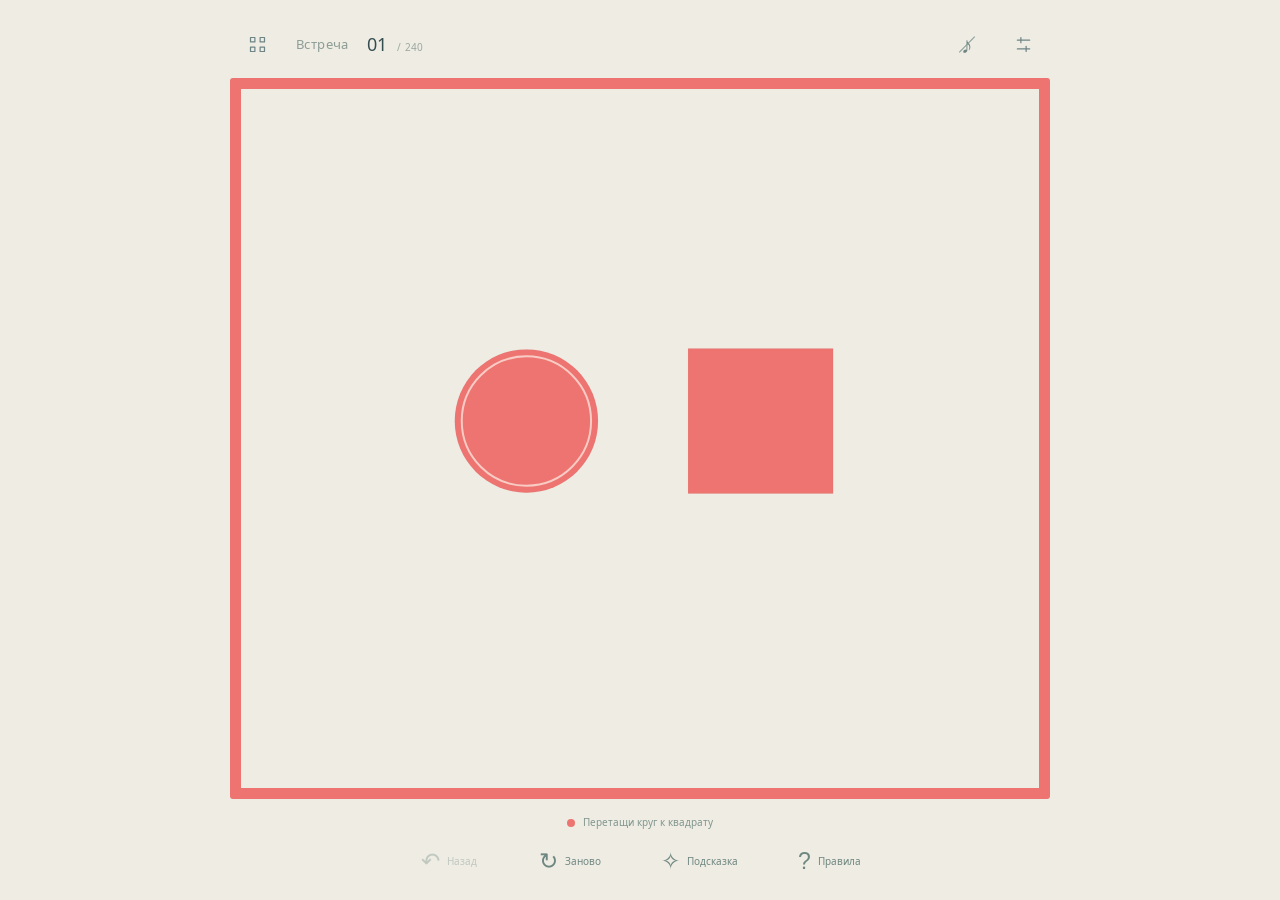
<file: index.html>
<!doctype html><html lang="ru"><head><meta charset="utf-8"><meta name="viewport" content="width=device-width, initial-scale=1, viewport-fit=cover"><meta name="theme-color" content="#eeece3"><meta name="description" content="Цветовой дзен — медитативная головоломка с механикой Color Zen. Соединяй цвета, раскрывай вложенные фигуры и заполни поле цветом рамки."><title>Цветовой дзен — цвет и форма</title><link rel="stylesheet" href="zen/zen.css"><script defer src="zen/core.js"></script><script defer src="zen/patterns.js"></script><script defer src="zen/levels.js"></script><script defer src="zen/audio.js"></script><script defer src="zen/app.js"></script></head><body>
<main class="zen-app"><header class="zen-header"><button class="icon-button" id="levels-open" aria-label="Выбрать уровень"><svg viewBox="0 0 24 24" aria-hidden="true"><path d="M4 4h5v5H4zM15 4h5v5h-5zM4 15h5v5H4zM15 15h5v5h-5z"/></svg></button><div class="level-heading"><span id="chapter-name">Встреча</span><button id="level-heading" aria-label="Текущий уровень, открыть выбор">01 <span>/ 240</span></button></div><button class="icon-button sound-button" id="sound-toggle" aria-label="Включить музыку" aria-pressed="false">♪</button><button class="icon-button" id="settings-open" aria-label="Настройки"><svg viewBox="0 0 24 24" aria-hidden="true"><path d="M5 7h14M5 17h14M9 4v6M15 14v6"/></svg></button></header>
<section class="board-host" id="board-host" aria-label="Игровое поле"><div class="wash-layer" id="wash-layer" aria-hidden="true"></div><svg class="game-svg" id="game-svg" viewBox="0 0 600 800" aria-label="Фигуры головоломки"><g id="mirror-guide" aria-hidden="true"></g><g id="math-guide" aria-hidden="true"></g><g id="pieces"></g><g id="hint-layer" aria-hidden="true"></g></svg><div id="pattern-caption" class="pattern-caption" hidden><span id="pattern-name"></span><small>МАТЕМАТИЧЕСКИЕ УЗОРЫ</small></div><div class="win-overlay" id="win-overlay" hidden><span class="win-flower" aria-hidden="true">✳</span><p>ВСЁ НА СВОЁМ МЕСТЕ</p><h1>Цвет обрёл тишину.</h1><button class="next-button" id="next-level">Дальше <span>→</span></button><button class="win-repeat" id="win-repeat">Ещё раз</button></div></section>
<footer class="zen-footer"><div class="level-caption"><span class="goal-dot" id="goal-dot" aria-hidden="true"></span><p id="instruction" role="status">Последний цвет — цвет рамки</p></div><div class="play-controls"><button id="undo" aria-label="Отменить ход"><span aria-hidden="true">↶</span><small>Назад</small></button><button id="restart"><span aria-hidden="true">↻</span><small>Заново</small></button><button id="hint"><span aria-hidden="true">✧</span><small>Подсказка</small></button><button id="help-open" aria-label="Правила"><span aria-hidden="true">?</span><small>Правила</small></button></div></footer></main>
<dialog id="levels-dialog" class="sheet levels-sheet"><button class="close-button" data-close aria-label="Закрыть">×</button><p class="eyebrow">МАЛЕНЬКИЕ ОТКРЫТИЯ</p><h2>Цвет и форма</h2><nav class="chapter-tabs" id="chapter-tabs" aria-label="Главы"></nav><p class="chapter-description" id="chapter-description"></p><div class="level-grid" id="level-grid"></div></dialog>
<dialog id="settings-dialog" class="sheet"><button class="close-button" data-close aria-label="Закрыть">×</button><p class="eyebrow">ТВОЙ РИТМ</p><h2>Цветовой дзен</h2><label class="setting-line"><span>Музыка и звуки</span><button id="music-setting" class="switch" aria-pressed="false">Выключены</button></label><p class="setting-description">Мягкий синтезированный фон и звуки соединений. Музыка создаётся на устройстве.</p><label class="setting-line" for="volume"><span>Громкость</span><input type="range" id="volume" min="0" max="100" value="35"></label><button class="settings-update" id="app-update" hidden>Доступна новая версия · обновить игру</button><p class="setting-description">Прогресс сохраняется в этом браузере. После первой загрузки игра работает без сети.</p><div class="other-games"><a href="coloring/">Раскраска «Тихий цвет» ↗</a><a href="water-sort/">Головоломка «Тихая вода» ↗</a></div><a class="reference-link" href="https://www.nintendo.com/us/store/products/color-zen-switch/" target="_blank" rel="noopener">Вдохновлено Color Zen · собственные уровни и звук</a></dialog>
<dialog id="help-dialog" class="sheet"><button class="close-button" data-close aria-label="Закрыть">×</button><p class="eyebrow">БЕЗ ОЧКОВ. БЕЗ СПЕШКИ.</p><h2>Оставь один цвет.</h2><div class="help-row"><span class="help-symbol" style="--c:#ed7470">●</span><p>Перетащи подвижную фигуру к фигуре того же цвета. Цвет разольётся по полю и поглотит открытые фигуры этого цвета.</p></div><div class="help-row"><span class="help-symbol" style="--c:#fffdf3">●</span><p>Белая подходит к любому цвету. Чёрная поглощает пару, оставляя фон прежним.</p></div><div class="help-row"><span class="help-symbol nested-symbol">◉</span><p>Вложенные фигуры защищены внешними. Сначала убери оболочку.</p></div><div class="help-row"><span class="help-symbol">◌</span><p>Двойное касание пунктирной фигуры включает защиту от заливки. На клавиатуре — S.</p></div><p class="help-goal">Убери все фигуры и закончи цветом рамки. Можно также выбрать фигуру и коснуться её пары. Отменяй и пробуй снова — сколько захочешь.</p><button class="primary-button" data-close>Понятно</button></dialog>
<div class="toast" id="toast" role="status" hidden></div>
</body></html>
</file>
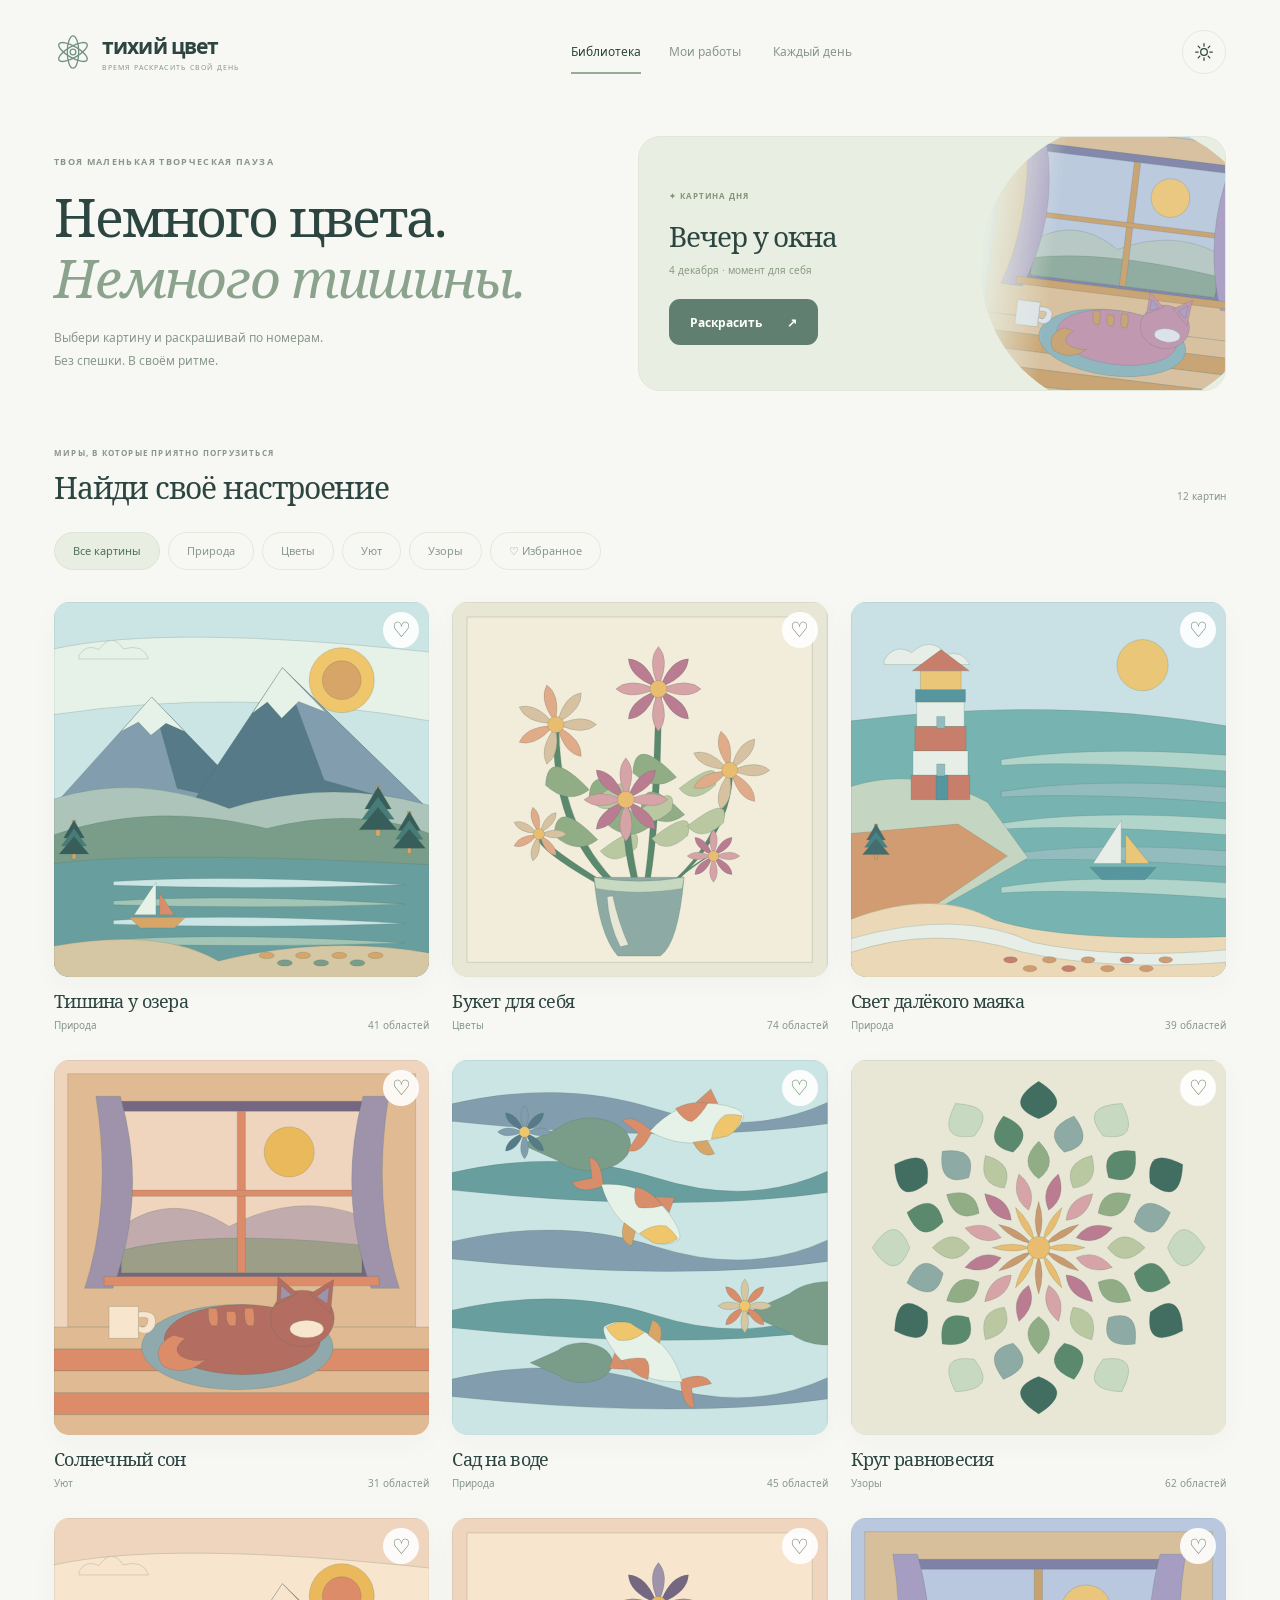
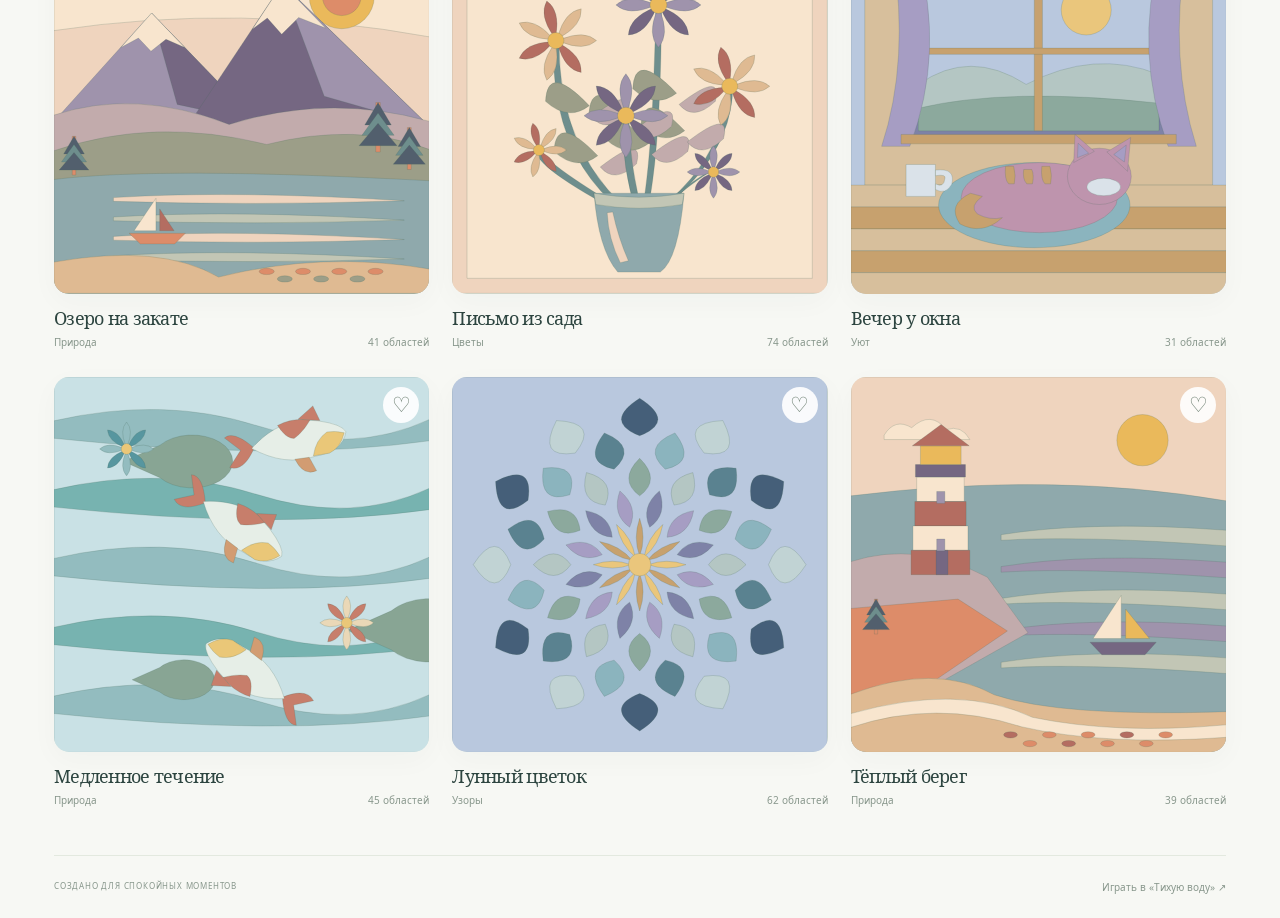
<file: coloring/index.html>
<!doctype html><html lang="ru"><head><base href="../"><meta charset="utf-8"><meta name="viewport" content="width=device-width, initial-scale=1, viewport-fit=cover"><meta name="theme-color" content="#f7f8f4"><meta name="description" content="Тихий цвет — раскраска по номерам. Собственные иллюстрации, мягкие цвета и немного времени для себя. Работает без интернета."><title>Тихий цвет — раскраска по номерам</title><link rel="stylesheet" href="coloring/color.css"><script defer src="coloring/art.js"></script><script defer src="coloring/core.js"></script><script defer src="coloring/app.js"></script></head><body>
<div id="gallery-view" class="gallery-view"><header class="site-header"><a class="wordmark" href="#" aria-label="Тихий цвет — библиотека"><svg viewBox="0 0 40 40" aria-hidden="true"><g fill="none" stroke="currentColor" stroke-width="1.4"><ellipse cx="20" cy="20" rx="6" ry="17"/><ellipse cx="20" cy="20" rx="6" ry="17" transform="rotate(60 20 20)"/><ellipse cx="20" cy="20" rx="6" ry="17" transform="rotate(120 20 20)"/><circle cx="20" cy="20" r="3"/></g></svg><span>тихий цвет<small>ВРЕМЯ РАСКРАСИТЬ СВОЙ ДЕНЬ</small></span></a><nav class="main-nav" aria-label="Разделы"><button data-tab="library" aria-pressed="true">Библиотека</button><button data-tab="works" aria-pressed="false">Мои работы <span id="work-count"></span></button><button data-tab="daily" aria-pressed="false">Каждый день</button></nav><button class="round-button" id="settings-open" aria-label="Настройки"><span data-icon="settings"></span></button></header>
<main class="library-main"><section class="welcome" id="welcome"><div class="welcome-copy"><p class="eyebrow">ТВОЯ МАЛЕНЬКАЯ ТВОРЧЕСКАЯ ПАУЗА</p><h1>Немного цвета.<br><em>Немного тишины.</em></h1><p class="welcome-description">Выбери картину и раскрашивай по номерам.<br>Без спешки. В своём ритме.</p></div><div class="daily-card" id="daily-card"><div class="daily-copy"><span class="daily-badge">✦ КАРТИНА ДНЯ</span><h2 id="daily-title"></h2><p id="daily-date"></p><button class="button primary" id="daily-open">Раскрасить <span aria-hidden="true">↗</span></button></div><div class="daily-preview" id="daily-preview" aria-hidden="true"></div></div></section>
<section class="collection-section" aria-labelledby="collection-title"><div class="collection-heading"><div><p class="eyebrow" id="collection-eyebrow">МИРЫ, В КОТОРЫЕ ПРИЯТНО ПОГРУЗИТЬСЯ</p><h2 id="collection-title">Найди своё настроение</h2></div><span class="collection-count" id="collection-count"></span></div><div class="category-tabs" id="category-tabs" role="group" aria-label="Категории"><button data-category="Все" aria-pressed="true">Все картины</button><button data-category="Природа" aria-pressed="false">Природа</button><button data-category="Цветы" aria-pressed="false">Цветы</button><button data-category="Уют" aria-pressed="false">Уют</button><button data-category="Узоры" aria-pressed="false">Узоры</button><button data-category="Избранное" aria-pressed="false">♡ Избранное</button></div><div class="art-grid" id="art-grid"></div><div class="empty-state" id="empty-state" hidden><span aria-hidden="true">✧</span><h3>Здесь начнётся твоя коллекция</h3><p>Открой картину и добавь первый цвет.<br>Мы сохраним каждый штрих.</p><button class="button primary" id="empty-library">Выбрать картину</button></div></section><footer class="site-footer"><span>СОЗДАНО ДЛЯ СПОКОЙНЫХ МОМЕНТОВ</span><a href="water-sort/">Играть в «Тихую воду» ↗</a></footer></main></div>
<section class="editor-view" id="editor-view" hidden aria-label="Раскрашивание"><header class="editor-header"><button class="round-button" id="editor-back" aria-label="Вернуться в библиотеку"><span data-icon="back"></span></button><div class="editor-title"><h1 id="art-title"></h1><p><span id="painted-count">0</span> из <span id="region-count">0</span> областей</p></div><div class="editor-progress" id="editor-percent">0%</div><button class="round-button" id="editor-more" aria-label="Действия с картиной"><span data-icon="more"></span></button></header><div class="editor-track" aria-hidden="true"><div id="editor-fill"></div></div><div class="painting-stage" id="painting-stage"><div class="canvas-window" id="canvas-window"><div class="art-surface" id="art-surface"></div></div><div class="zoom-controls" aria-label="Масштаб"><button id="zoom-out" aria-label="Уменьшить">−</button><button id="zoom-reset" aria-label="Показать картину целиком">100%</button><button id="zoom-in" aria-label="Приблизить">+</button></div></div><div class="paint-bottom"><div class="paint-instruction"><p id="paint-instruction" role="status">Выбери цвет и коснись области с тем же номером</p><button id="hint-button" class="hint-button"><span data-icon="hint"></span> Подсказка</button></div><div class="palette" id="palette" aria-label="Палитра цветов"></div><p class="gesture-note">Два пальца — приблизить · один — передвинуть</p></div></section>
<dialog id="settings-dialog" class="sheet"><button class="round-button dialog-close" data-close aria-label="Закрыть"><span data-icon="close"></span></button><p class="eyebrow">УСТРОЙСЯ ПОУДОБНЕЕ</p><h2>Твоё пространство</h2><label class="setting-row">Оформление<select id="theme-select"><option value="system">Как на устройстве</option><option value="light">Светлое</option><option value="dark">Тёмное</option></select></label><p class="setting-note">Рисунки и прогресс сохраняются в этом браузере. После первой загрузки можно раскрашивать без интернета.</p><button class="button secondary" id="how-open">Как раскрашивать</button><button class="button secondary" id="app-update" hidden>Установить новую версию</button><a class="text-link" href="water-sort/">Перейти к игре «Тихая вода» ↗</a></dialog>
<dialog id="help-dialog" class="sheet"><button class="round-button dialog-close" data-close aria-label="Закрыть"><span data-icon="close"></span></button><p class="eyebrow">ВСЁ ПРОСТО</p><h2>Цвет за цветом</h2><ol class="help-steps"><li>Выбери номер на палитре. Подходящие области будут подсвечены.</li><li>Коснись области с этим номером, чтобы добавить цвет.</li><li>Приближай двумя пальцами и двигай картину одним.</li><li>Если область потерялась, подсказка покажет её.</li></ol><button class="button primary" data-close>Попробовать</button></dialog>
<dialog id="art-actions" class="sheet"><button class="round-button dialog-close" data-close aria-label="Закрыть"><span data-icon="close"></span></button><p class="eyebrow">ТВОЯ КАРТИНА</p><h2 id="actions-title"></h2><button class="button secondary" id="export-button">Сохранить рисунок PNG</button><button class="button secondary" id="reset-open">Начать заново</button><button class="button secondary" data-close>Продолжить раскрашивать</button></dialog>
<dialog id="reset-dialog" class="sheet"><p class="eyebrow">НОВЫЙ ЧИСТЫЙ ЛИСТ</p><h2>Раскрасить заново?</h2><p class="setting-note">Текущий прогресс этой картины будет удалён.</p><button class="button primary" id="reset-confirm">Начать с чистого листа</button><button class="button secondary" data-close>Продолжить текущую</button></dialog>
<dialog id="complete-dialog" class="sheet complete-sheet"><div class="complete-art" id="complete-art" aria-hidden="true"></div><p class="eyebrow">КАЖДЫЙ ЦВЕТ НА СВОЁМ МЕСТЕ</p><h2>Это сделано тобой.</h2><p id="complete-caption"></p><button class="button primary" id="complete-export">Сохранить рисунок</button><button class="button secondary" id="complete-gallery">Выбрать новую картину →</button><button class="text-button" data-close>Ещё немного полюбоваться</button></dialog><div class="toast" id="toast" role="status" hidden></div>
</body></html>
</file>
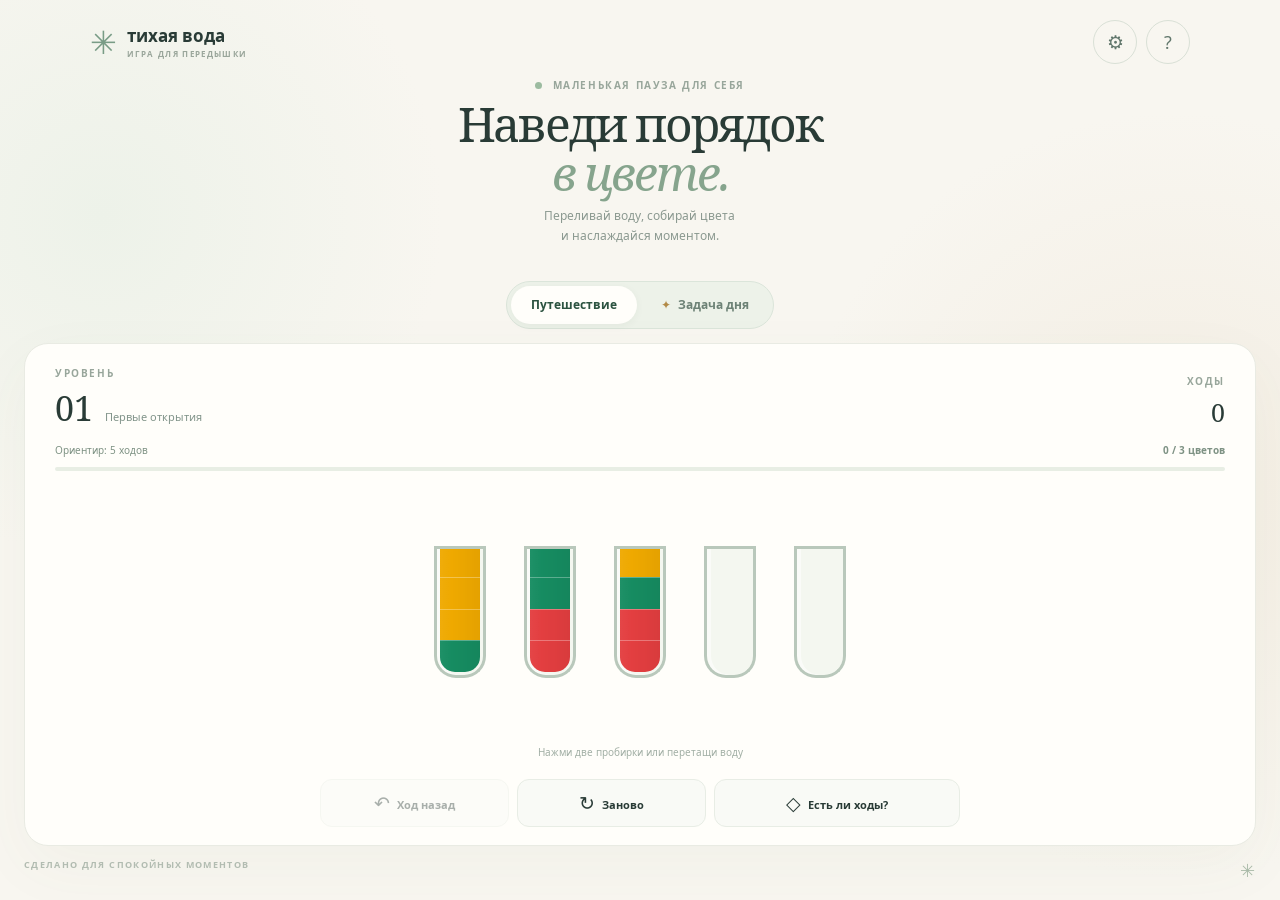
<file: water-sort/index.html>
<!doctype html>
<html lang="ru">
<head>
<base href="../">
<meta charset="utf-8"><meta name="viewport" content="width=device-width, initial-scale=1, viewport-fit=cover"><meta name="theme-color" content="#f8f6f0"><meta name="description" content="Небольшая игра на спокойствие и логику. Разложите цвета по пробиркам."><title>Тихая вода — игра-головоломка</title><link rel="stylesheet" href="style.css"><script defer src="levels.js"></script><script defer src="puzzle.js"></script><script defer src="pour-animation.js"></script><script defer src="victory.js"></script><script defer src="game.js"></script>
</head>
<body>
<main class="app">
<header class="top"><a class="brand" href="."><span class="brand-icon">✳</span><span>тихая вода<small>ИГРА ДЛЯ ПЕРЕДЫШКИ</small></span></a><div class="top-actions"><button class="icon-button settings-button" id="settings-open" aria-label="Настройки">⚙</button><button class="icon-button help-button" id="help-open" aria-label="Как играть">?</button></div></header>
<section class="intro"><div class="eyebrow"><span class="dot"></span> МАЛЕНЬКАЯ ПАУЗА ДЛЯ СЕБЯ</div><h1>Наведи порядок<br><em>в цвете.</em></h1><p>Переливай воду, собирай цвета<br class="desktop-break"> и наслаждайся моментом.</p></section>
<nav class="play-modes" aria-label="Режим игры"><button id="mode-journey" type="button" aria-pressed="true">Путешествие</button><button id="mode-daily" type="button" aria-pressed="false"><span aria-hidden="true">✦</span> Задача дня</button></nav>
<section class="game-card" aria-label="Игровое поле"><div class="card-top"><div><div class="overline" id="level-title">УРОВЕНЬ</div><div class="level-line"><span id="level">01</span><span class="level-label" id="chapter-name">Первые открытия</span></div></div><div class="moves"><span class="overline">ХОДЫ</span><strong id="moves">0</strong></div></div><div class="puzzle-meta"><span id="par-label"></span><span id="progress-label"></span></div><div class="collection-track" aria-hidden="true"><div id="collection-fill"></div></div><div class="board-wrap"><div class="board" id="board"></div></div><p class="hint" id="play-hint" aria-live="polite"><span>✳</span> Нажми две пробирки или перетащи воду</p><div class="controls"><button id="undo" class="control"><span aria-hidden="true">↶</span> Ход назад</button><button id="restart" class="control"><span aria-hidden="true">↻</span> Заново</button><button id="check-moves" class="control check-moves" title="Проверить, можно ли собрать уровень до конца"><span aria-hidden="true">◇</span> Есть ли ходы?</button></div></section>
<footer><span>СДЕЛАНО ДЛЯ СПОКОЙНЫХ МОМЕНТОВ</span><span>✳</span></footer>
</main>
<div class="overlay" id="settings" hidden><section class="modal settings-modal" role="dialog" aria-modal="true" aria-labelledby="settings-title"><button class="close" id="settings-close" aria-label="Закрыть настройки">×</button><p class="overline">ПОД СВОЁ НАСТРОЕНИЕ</p><h2 id="settings-title">Настройки</h2><label class="theme-picker"><span>Тема оформления</span><select id="theme-select" aria-label="Тема оформления"><option value="light">☀ Светлая</option><option value="dark">☾ Тёмная</option><option value="retro">◉ Ретро</option><option value="80s">✦ 80-е</option><option value="retrofuturism">✧ Ретрофутуризм</option><option value="hacker">⌁ Хакер</option><option value="linux">❯ Linux</option><option value="gruvbox">◈ Gruvbox</option></select></label><button class="control app-update" id="app-update" hidden>Доступна новая версия · обновить игру</button><p class="settings-note" id="settings-daily-note" hidden>Сегодня у всех одна задача: 5 цветов и 2 свободные пробирки. Свою сложность можно выбрать в путешествии.</p><form class="level-settings" id="level-form"><label>Сложность<select id="difficulty"><option value="classic">Классическая</option><option value="easy">Лёгкая · 3 цвета</option><option value="medium">Средняя · 5 цветов</option><option value="hard">Сложная · 7 цветов</option></select></label><label>Доп. пробирки<select id="empty-tubes"><option value="1">1</option><option value="2">2</option><option value="3">3</option><option value="4">4</option></select></label><label>Уровень<input id="level-input" type="number" inputmode="numeric" min="1" max="999999" required></label><button type="submit">Применить и играть →</button></form></section></div>
<div class="overlay" id="help" hidden><section class="modal" role="dialog" aria-modal="true" aria-labelledby="help-title"><button class="close" id="help-close" aria-label="Закрыть">×</button><div class="modal-icon">✳</div><p class="overline">ВСЁ ОЧЕНЬ ПРОСТО</p><h2 id="help-title">Как играть?</h2><p>Собери воду одного цвета в каждой пробирке. Нажми на пробирку, а затем на ту, в которую хочешь перелить воду.</p><p>За прохождение даётся звезда. Уложись в ориентир по ходам — получишь три. Рекорды и незавершённая партия сохраняются на этом устройстве.</p><p>Можно перетащить воду из одной пробирки в другую. Пока идёт переливание, выбери следующую пару — ход продолжится без паузы.</p><p>Переливать можно в пустую пробирку или на воду того же цвета. Если что-то пошло не так, отмени ход или начни уровень заново.</p><button class="primary" id="help-done">Понятно</button></section></div>
<div class="overlay" id="moves-check" hidden><section class="modal" role="dialog" aria-modal="true" aria-labelledby="moves-title" aria-describedby="moves-description"><button class="close" id="moves-close" aria-label="Закрыть">×</button><p class="overline">ПРОВЕРКА РЕШАЕМОСТИ</p><h2 id="moves-title"></h2><p id="moves-description" role="status" aria-live="polite"></p><button class="primary" id="show-move">Показать переливание</button><button class="primary" id="moves-undo" hidden>Отменить последний ход</button><button class="primary" id="retry-solution" hidden>Искать дольше</button><button class="control moves-done" id="moves-done">Вернуться к игре</button></section></div>
<div class="overlay victory-overlay" id="win" hidden><canvas id="victory-art" aria-hidden="true"></canvas><div class="fractal-caption"><span>ФРАКТАЛ ПОБЕДЫ</span><strong id="fractal-name"></strong></div><section class="modal win-modal" role="dialog" aria-modal="true" aria-labelledby="win-title"><div class="win-stars" id="win-stars" role="img" aria-label="3 из 3 звёзд">★★★</div><p class="overline" id="win-record">ОТЛИЧНАЯ РАБОТА</p><h2 id="win-title">Красота<br><em>в порядке.</em></h2><p>Все цвета на своих местах.<br>Пройдено за <strong id="win-moves"></strong>.</p><button class="primary" id="next">Следующий уровень <span>→</span></button><button class="control win-replay" id="replay">Переиграть и улучшить рекорд</button></section></div>
</body></html>
</file>
<file: zen/zen.css>
@font-face{font-family:ZenSans;src:url('../fonts/NotoSans-Regular.ttf')}@font-face{font-family:ZenSans;src:url('../fonts/NotoSans-Bold.ttf');font-weight:700}@font-face{font-family:ZenSerif;src:url('../fonts/NotoSerif-Regular.ttf')}
:root{font-family:ZenSans,Arial,sans-serif;background:#eeece3;color:#344d50;--paper:#eeece3;--ink:#344d50;--goal:#ed7470}*{box-sizing:border-box}body{margin:0}button,a{-webkit-tap-highlight-color:transparent;touch-action:manipulation}button{font:inherit;cursor:pointer;user-select:none;-webkit-user-select:none}button:focus-visible,a:focus-visible,input:focus-visible{outline:3px solid #496f78;outline-offset:4px}[hidden]{display:none!important}.zen-app{height:100dvh;min-height:360px;max-width:1600px;margin:auto;display:flex;flex-direction:column;padding:max(12px,env(safe-area-inset-top)) max(20px,env(safe-area-inset-right)) max(12px,env(safe-area-inset-bottom)) max(20px,env(safe-area-inset-left));gap:10px}.zen-header{display:flex;align-items:center;gap:12px;flex:none;height:48px}.icon-button{width:44px;height:44px;flex:none;display:grid;place-items:center;border:0;border-radius:50%;background:transparent;color:#6e8585}.icon-button svg{width:21px;height:21px;stroke:currentColor;fill:none;stroke-width:1.4;stroke-linecap:round;stroke-linejoin:round}.icon-button:active{background:#dde3dc}.level-heading{flex:1;display:flex;align-items:center;gap:18px;padding-left:5px}.level-heading>span{font-size:13px;letter-spacing:.03em;color:#8d9d96}.level-heading button{padding:5px 0;border:0;background:none;color:var(--ink);font-size:18px;letter-spacing:.01em}.level-heading button span{font-size:10px;color:#9aa8a0;margin-left:5px}.sound-button{font-size:23px;position:relative}.sound-button[aria-pressed=false]:after{content:'';width:22px;height:1px;background:#879c96;position:absolute;transform:rotate(-45deg)}.board-host{flex:1;min-height:0;position:relative;overflow:hidden;border:11px solid var(--goal);border-radius:3px;background:var(--paper);isolation:isolate;touch-action:none;transition:border-color .25s ease}.game-svg{position:relative;width:100%;height:100%;z-index:1;display:block;touch-action:none;user-select:none;-webkit-user-select:none;overflow:hidden}.wash-layer{position:absolute;inset:0;z-index:0;overflow:hidden;pointer-events:none}.flood-wave{position:absolute;border-radius:50%;transform:scale(0);will-change:transform}.piece{outline:none;cursor:default}.piece.movable{cursor:grab}.piece.dragging{cursor:grabbing}.piece-body{stroke-width:1;stroke:#30495508}.piece-ring{fill:none;stroke:#fffaf1;stroke-width:2;opacity:.65;vector-effect:non-scaling-stroke}.piece.movable .piece-ring{animation:breathe 3.6s ease-in-out infinite}.piece.selected .piece-ring{stroke-width:3;opacity:.95;animation:none}.piece.locked .piece-ring{display:none}.piece.can-shield .shield-ring{fill:none;stroke:#314f5370;stroke-width:1.5;stroke-dasharray:2 6;vector-effect:non-scaling-stroke}.piece.shielded .shield-ring{stroke:#ffffff;stroke-width:3;stroke-dasharray:none}.piece.shielded .piece-body{stroke:#31535b45;stroke-width:2}.piece.focus-ring .piece-ring,.piece:focus-visible .piece-ring{stroke:#344f5a;stroke-width:3;opacity:1;animation:none}.piece.dissolving{opacity:0;transition:opacity .22s ease}.mirror-line{stroke:#8caaa8;stroke-width:1;stroke-dasharray:2 9;opacity:.32;vector-effect:non-scaling-stroke}.hint-halo{fill:none;stroke:#355d66;stroke-width:2;stroke-dasharray:5 7;vector-effect:non-scaling-stroke}.hint-arrow{fill:none;stroke:#355d66;stroke-width:2;stroke-linecap:round;stroke-dasharray:4 8;opacity:.75;vector-effect:non-scaling-stroke}.zen-footer{flex:none;max-width:760px;width:100%;align-self:center;padding:0 4px}.level-caption{display:flex;align-items:center;justify-content:center;gap:8px;min-height:27px}.goal-dot{height:8px;width:8px;border-radius:50%;background:var(--goal);flex:none}.level-caption p{font-size:10px;line-height:1.5;color:#80968e;margin:0;text-align:center}.play-controls{display:flex;justify-content:center;gap:25px;margin-top:4px}.play-controls button{display:flex;align-items:center;justify-content:center;gap:7px;min-height:42px;min-width:80px;padding:5px 10px;background:transparent;border:0;color:#6f8781;border-radius:20px}.play-controls button span{font-family:Arial,sans-serif;font-size:23px}.play-controls button small{font-size:10px;font-weight:400}.play-controls button:disabled{opacity:.35;cursor:default}.play-controls button:active:not(:disabled){background:#dde3dc}.win-overlay{position:absolute;z-index:3;inset:0;display:flex;align-items:center;justify-content:center;flex-direction:column;color:var(--win-ink,#fffdf4);background:transparent;animation:arrive .4s ease-out}.win-flower{font-size:50px;line-height:1}.win-overlay>p{font-size:9px;letter-spacing:.18em;margin:22px 0 10px}.win-overlay h1{font:400 clamp(28px,4vw,45px) ZenSerif,Georgia,serif;letter-spacing:-.04em;margin:0 20px 27px;text-align:center}.next-button{display:flex;justify-content:space-between;align-items:center;gap:40px;border:1px solid currentColor;color:inherit;border-radius:30px;background:#ffffff12;padding:14px 24px;min-width:175px;font-size:12px;min-height:48px}.win-repeat{font-size:11px;color:inherit;border:0;background:none;min-height:44px;margin-top:8px;opacity:.7}.sheet{position:fixed;inset:0;margin:auto;max-width:440px;width:calc(100% - 32px);max-height:calc(100dvh - 32px);overflow:auto;overscroll-behavior:contain;border:1px solid #dbe2d7;border-radius:21px;background:#f5f5ed;color:var(--ink);padding:38px 30px 28px;box-shadow:0 24px 95px #21393d25}.sheet::backdrop{background:#263f48a6;backdrop-filter:blur(4px)}.sheet h2{font:400 31px/1.2 ZenSerif,Georgia,serif;letter-spacing:-.04em;margin:8px 0 22px}.close-button{position:absolute;top:14px;right:14px;width:40px;height:40px;font-size:25px;line-height:1;color:#879a94;background:transparent;border:0;border-radius:50%}.eyebrow{font-size:8px;line-height:1.7;letter-spacing:.16em;color:#879b93;margin:0}.levels-sheet{max-width:740px}.chapter-tabs{display:flex;gap:7px;overflow:auto;padding:4px 0 9px;margin-bottom:5px;scrollbar-width:none}.chapter-tabs button{border:1px solid #dce3d7;background:transparent;border-radius:20px;padding:8px 13px;white-space:nowrap;font-size:11px;color:#8c9e94;min-height:38px}.chapter-tabs button[aria-pressed=true]{background:#dfe9dc;color:#547261;border-color:#cadbc8}.chapter-description{font-size:11px;color:#84998d;line-height:1.7;margin:12px 0 20px}.level-grid{display:grid;grid-template-columns:repeat(5,1fr);gap:12px}.level-card{border:1px solid #e0e7dc;border-radius:11px;background:#efefe6;color:#668078;min-height:84px;position:relative;padding:5px;overflow:hidden}.level-card svg{width:100%;height:64px;pointer-events:none}.level-card span{display:block;font-size:10px;padding:4px 0}.level-card.complete:after{content:'✓';position:absolute;top:5px;right:6px;color:#62816b;font-size:11px}.level-card.current{border-color:#7e9b88;box-shadow:0 0 0 1px #7e9b8860}.setting-line{display:flex;justify-content:space-between;align-items:center;gap:16px;margin-top:22px;font-size:12px}.switch{background:#e5ebdf;border:1px solid #d5dfce;border-radius:20px;padding:9px 14px;min-height:44px;color:#72896e;font-size:11px}.switch[aria-pressed=true]{background:#668c7e;color:#fff}.setting-line input{accent-color:#779c8b;width:135px;min-height:44px}.setting-description{font-size:11px;line-height:1.8;color:#8c9d92}.other-games{display:flex;flex-direction:column;gap:15px;border-top:1px solid #dce4d7;margin:24px 0 20px;padding-top:22px}.other-games a{color:#708b7c;text-decoration:none;font-size:11px}.reference-link{font-size:8px;color:#99a69c;text-decoration:none;line-height:1.7}.settings-update,.primary-button{display:block;width:100%;min-height:46px;border:0;border-radius:11px;background:#6d8f80;color:white;padding:12px 16px;font-size:11px;margin-top:20px}.help-row{display:flex;gap:16px;align-items:center;margin:22px 0}.help-symbol{display:block;width:36px;text-align:center;flex:none;font-size:36px;line-height:1;color:var(--c,#63877a);text-shadow:0 0 1px #637f77}.help-row p,.help-goal{font-size:12px;line-height:1.8;color:#84988c;margin:0}.help-goal{margin-top:28px}.toast{position:fixed;z-index:10;left:50%;bottom:110px;transform:translateX(-50%);max-width:calc(100% - 32px);padding:11px 18px;background:#29464ce8;color:#f5f6e9;border-radius:22px;font-size:11px;line-height:1.7;text-align:center;pointer-events:none}.sound-button[aria-pressed=true]{color:#4f8070}@keyframes breathe{0%,100%{opacity:.42}50%{opacity:.82}}@keyframes arrive{from{opacity:0;transform:translateY(7px)}to{opacity:1;transform:translateY(0)}}
@media(min-width:1000px){.zen-app{max-width:1100px;padding-top:20px;padding-bottom:18px}.board-host{max-width:820px;width:100%;align-self:center}.zen-header{padding:0 125px}.play-controls{gap:40px}}
@media(max-width:600px){.zen-app{padding:max(8px,env(safe-area-inset-top)) max(10px,env(safe-area-inset-right)) max(8px,env(safe-area-inset-bottom)) max(10px,env(safe-area-inset-left));gap:7px}.zen-header{height:44px;gap:5px}.level-heading{gap:12px;padding-left:4px}.level-heading>span{font-size:11px}.level-heading button{font-size:16px}.level-heading button span{font-size:8px;margin-left:3px}.board-host{border-width:9px}.play-controls{gap:7px;justify-content:space-between;margin-top:2px}.play-controls button{min-width:60px;min-height:44px;padding:5px 8px;gap:6px}.play-controls button small{font-size:9px}.play-controls button span{font-size:21px}.level-caption{min-height:28px;gap:7px}.level-caption p{font-size:9px;max-width:92%}.sheet{inset:auto 0 0;width:100%;max-width:600px;max-height:calc(100dvh - 20px);border-radius:24px 24px 0 0;padding:34px 24px max(24px,env(safe-area-inset-bottom))}.sheet:before{content:'';position:absolute;left:calc(50% - 18px);top:10px;width:36px;height:4px;background:#d6dfcf;border-radius:3px}.level-grid{grid-template-columns:repeat(4,1fr);gap:9px}.level-card{min-height:82px}.level-card svg{height:58px}.chapter-tabs{margin-right:-24px;padding-right:24px}.win-overlay h1{font-size:31px}.win-flower{font-size:43px}.toast{bottom:100px}}
@media(orientation:landscape) and (max-height:500px){.zen-app{min-height:280px;gap:4px;padding-top:5px;padding-bottom:5px}.zen-header{height:35px}.level-caption{display:none}.play-controls{margin:0;gap:22px;justify-content:center}.play-controls button{min-height:34px}.board-host{border-width:7px}.sheet{max-height:calc(100dvh - 10px)}.win-overlay h1{font-size:25px;margin-bottom:14px}.win-flower{font-size:30px}.win-overlay>p{margin:13px 0 8px}.win-repeat{margin:0}.next-button{min-height:40px;padding:10px 20px}}
@media(prefers-reduced-motion:reduce){*,*::before,*::after{animation:none!important;transition:none!important;scroll-behavior:auto!important}}

.pattern-caption{position:absolute;z-index:2;left:18px;top:15px;max-width:calc(100% - 36px);pointer-events:none;color:#344d50;background:#eeece3dc;padding:5px 9px;border-radius:4px}.pattern-caption span{display:block;font-size:11px;line-height:1.5}.pattern-caption small{display:block;font-size:6px;letter-spacing:.15em;margin-top:2px;color:#718780}.piece-label{font:14px ZenSans,Arial,sans-serif;pointer-events:none}.math-line{fill:none;stroke:#587a7e;stroke-width:2;stroke-linecap:round;stroke-linejoin:round;opacity:.32;pointer-events:none}.pattern-card-name{display:block;font-size:8px;line-height:1.4;font-weight:400;padding:3px 3px 5px;overflow-wrap:anywhere}.level-card:has(.pattern-card-name){min-height:115px}@media(max-width:600px){.pattern-caption{left:10px;top:9px;padding:4px 7px}.pattern-caption span{font-size:10px}.pattern-caption small{font-size:5px}.pattern-card-name{font-size:7px}.level-card:has(.pattern-card-name){min-height:105px}}
</file>
